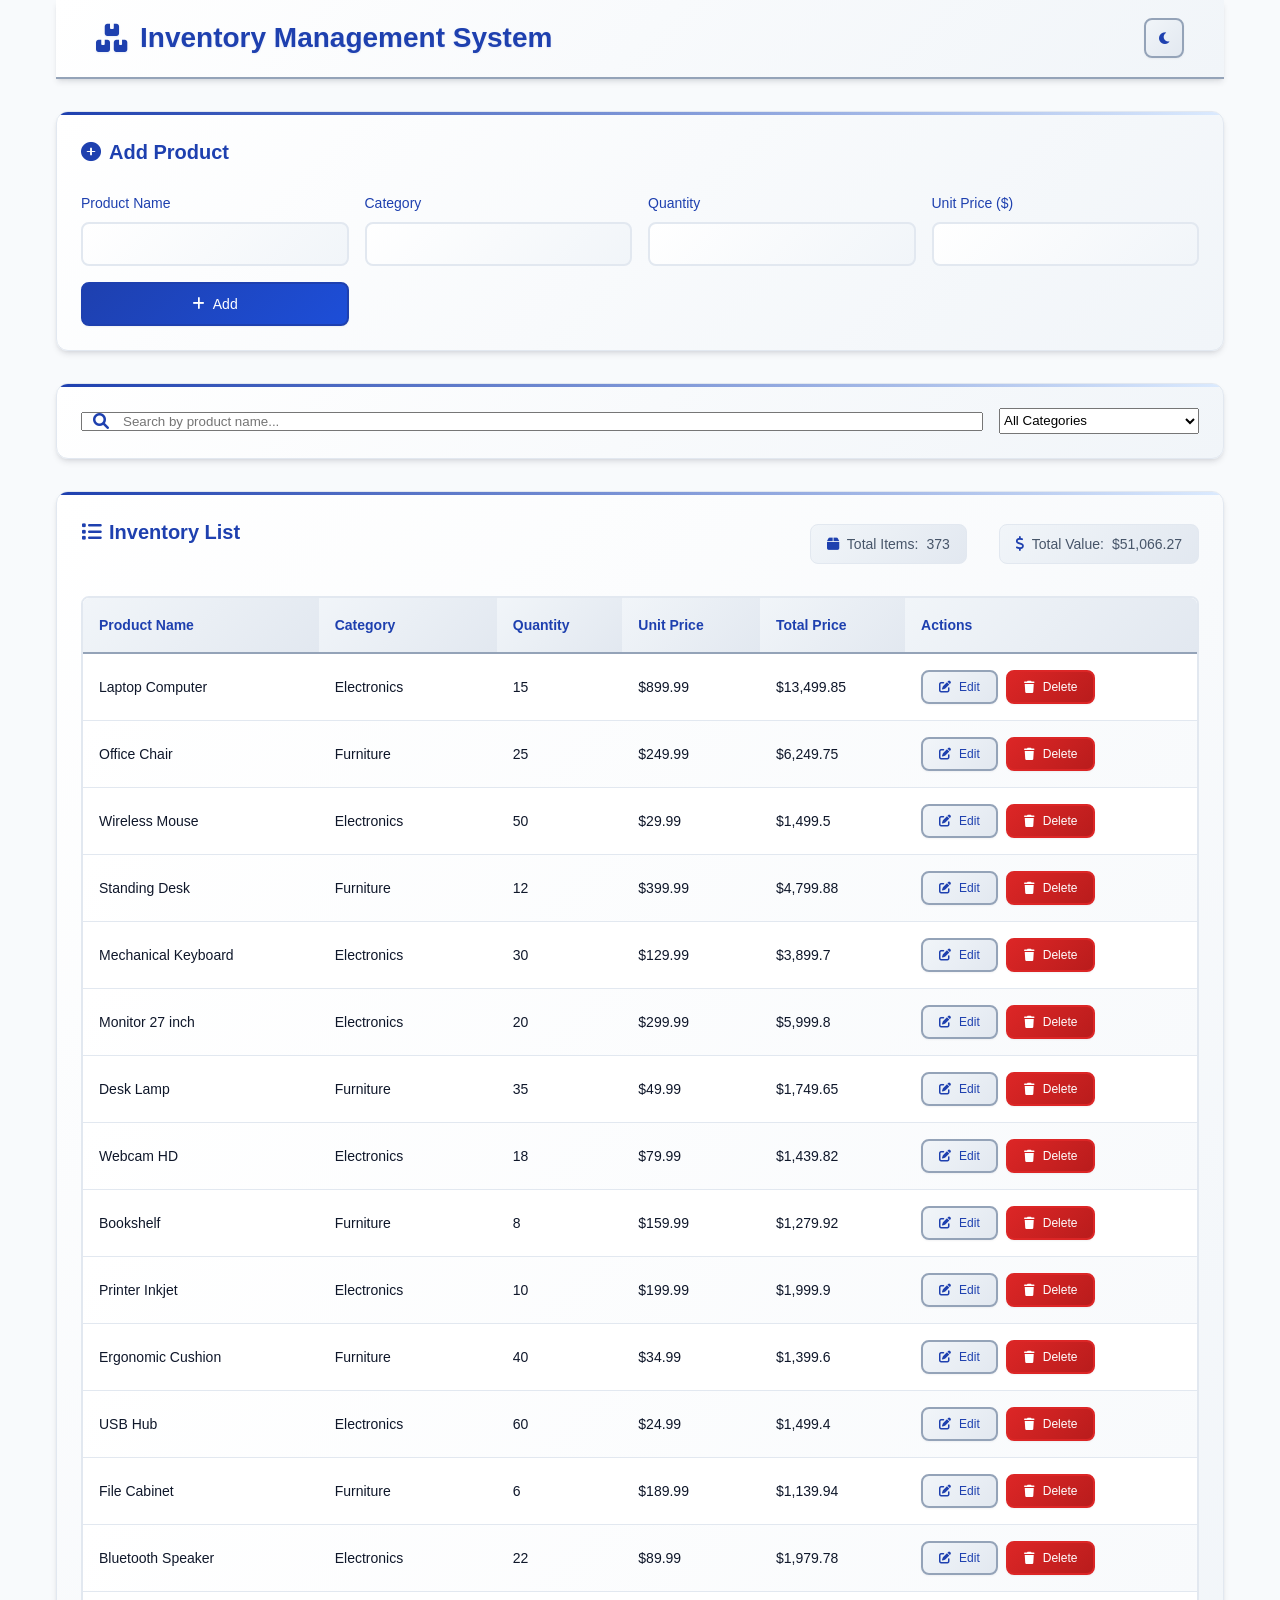
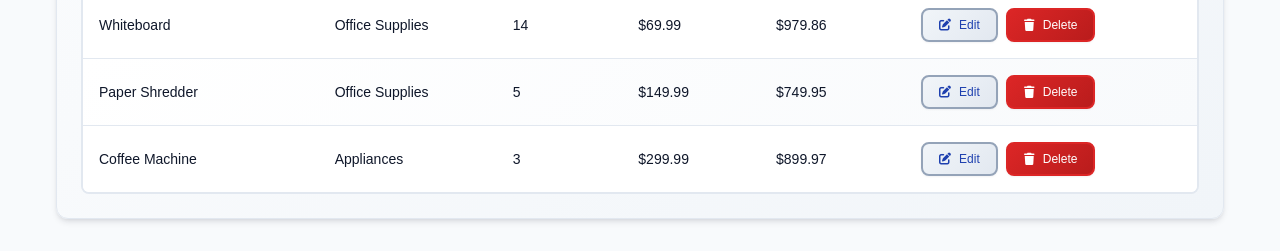
<file: index.html>
<!DOCTYPE html>
<html lang="en">
<head>
    <meta charset="UTF-8">
    <meta name="viewport" content="width=device-width, initial-scale=1.0">
    <title>Inventory Management System</title>
    <link rel="stylesheet" href="styles.css">
    <link href="https://cdnjs.cloudflare.com/ajax/libs/font-awesome/6.0.0/css/all.min.css" rel="stylesheet">
</head>
<body>
    <div class="container">
        <!-- Header -->
        <header class="header">
            <div class="header-content">
                <h1><i class="fas fa-boxes"></i> Inventory Management System</h1>
                <div class="header-controls">
                    <button id="themeToggle" class="theme-toggle" title="Toggle Theme">
                        <i class="fas fa-moon"></i>
                    </button>
                </div>
            </div>
        </header>

        <!-- Main Content -->
        <main class="main">
            <!-- Add Item Form -->
            <section class="add-section">
                <h2><i class="fas fa-plus-circle"></i> Add Product</h2>
                <form id="addItemForm" class="add-form">
                    <div class="form-group">
                        <label for="itemName">Product Name</label>
                        <input type="text" id="itemName" name="itemName" required>
                    </div>
                    <div class="form-group">
                        <label for="itemCategory">Category</label>
                        <input type="text" id="itemCategory" name="itemCategory" required>
                    </div>
                    <div class="form-group">
                        <label for="itemQuantity">Quantity</label>
                        <input type="number" id="itemQuantity" name="itemQuantity" min="0" required>
                    </div>
                    <div class="form-group">
                        <label for="itemPrice">Unit Price ($)</label>
                        <input type="number" id="itemPrice" name="itemPrice" min="0" step="0.01" required>
                    </div>
                    <button type="submit" class="btn btn-primary">
                        <i class="fas fa-plus"></i> Add
                    </button>
                </form>
            </section>

            <!-- Search & Filter -->
            <section class="search-section">
                <div class="search-controls">
                    <div class="search-box">
                        <i class="fas fa-search"></i>
                        <input type="text" id="searchInput" placeholder="Search by product name...">
                    </div>
                    <select id="categoryFilter">
                        <option value="">All Categories</option>
                    </select>
                </div>
            </section>

            <!-- Inventory List -->
            <section class="inventory-section">
                <div class="section-header">
                    <h2><i class="fas fa-list"></i> Inventory List</h2>
                    <div class="stats">
                        <span class="stat">
                            <i class="fas fa-box"></i>
                            Total Items: <span id="totalItems">0</span>
                        </span>
                        <span class="stat">
                            <i class="fas fa-dollar-sign"></i>
                            Total Value: <span id="totalValue">$0</span>
                        </span>
                    </div>
                </div>
                
                <div class="table-container">
                    <table id="inventoryTable" class="inventory-table">
                        <thead>
                            <tr>
                                <th>Product Name</th>
                                <th>Category</th>
                                <th>Quantity</th>
                                <th>Unit Price</th>
                                <th>Total Price</th>
                                <th>Actions</th>
                            </tr>
                        </thead>
                        <tbody id="inventoryTableBody">
                            <!-- Dynamically generated -->
                        </tbody>
                    </table>
                </div>

                <div id="emptyState" class="empty-state" style="display: none;">
                    <i class="fas fa-box-open"></i>
                    <h3>No inventory items</h3>
                    <p>Add products using the form above.</p>
                </div>
            </section>
        </main>
    </div>

    <!-- Edit Modal -->
    <div id="editModal" class="modal">
        <div class="modal-content">
            <div class="modal-header">
                <h3><i class="fas fa-edit"></i> Edit Product</h3>
                <button class="modal-close" id="closeModal">
                    <i class="fas fa-times"></i>
                </button>
            </div>
            <form id="editItemForm" class="edit-form">
                <input type="hidden" id="editItemId">
                <div class="form-group">
                    <label for="editItemName">Product Name</label>
                    <input type="text" id="editItemName" name="itemName" required>
                </div>
                <div class="form-group">
                    <label for="editItemCategory">Category</label>
                    <input type="text" id="editItemCategory" name="itemCategory" required>
                </div>
                <div class="form-group">
                    <label for="editItemQuantity">Quantity</label>
                    <input type="number" id="editItemQuantity" name="itemQuantity" min="0" required>
                </div>
                <div class="form-group">
                    <label for="editItemPrice">Unit Price ($)</label>
                    <input type="number" id="editItemPrice" name="itemPrice" min="0" step="0.01" required>
                </div>
                <div class="modal-actions">
                    <button type="button" class="btn btn-secondary" id="cancelEdit">
                        Cancel
                    </button>
                    <button type="submit" class="btn btn-primary">
                        <i class="fas fa-save"></i> Save
                    </button>
                </div>
            </form>
        </div>
    </div>

    <script src="app.js"></script>
</body>
</html>
</file>
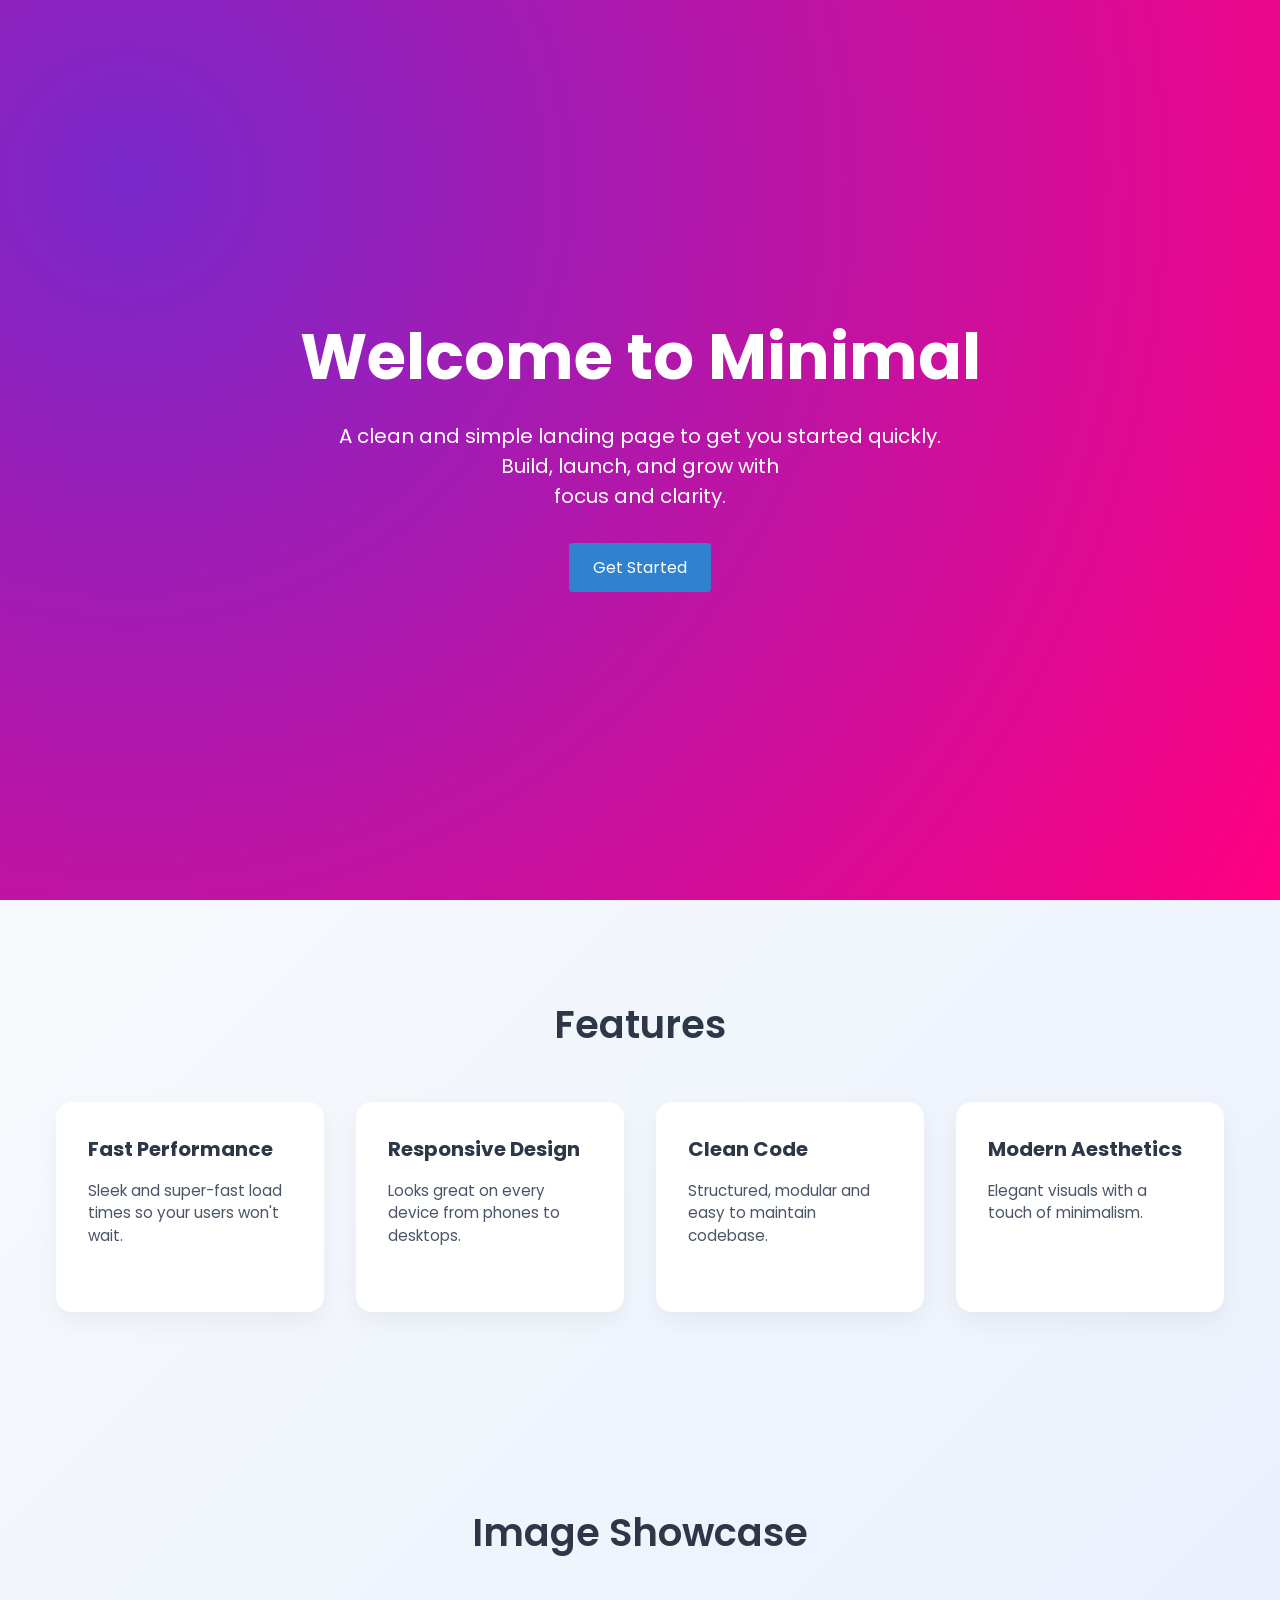
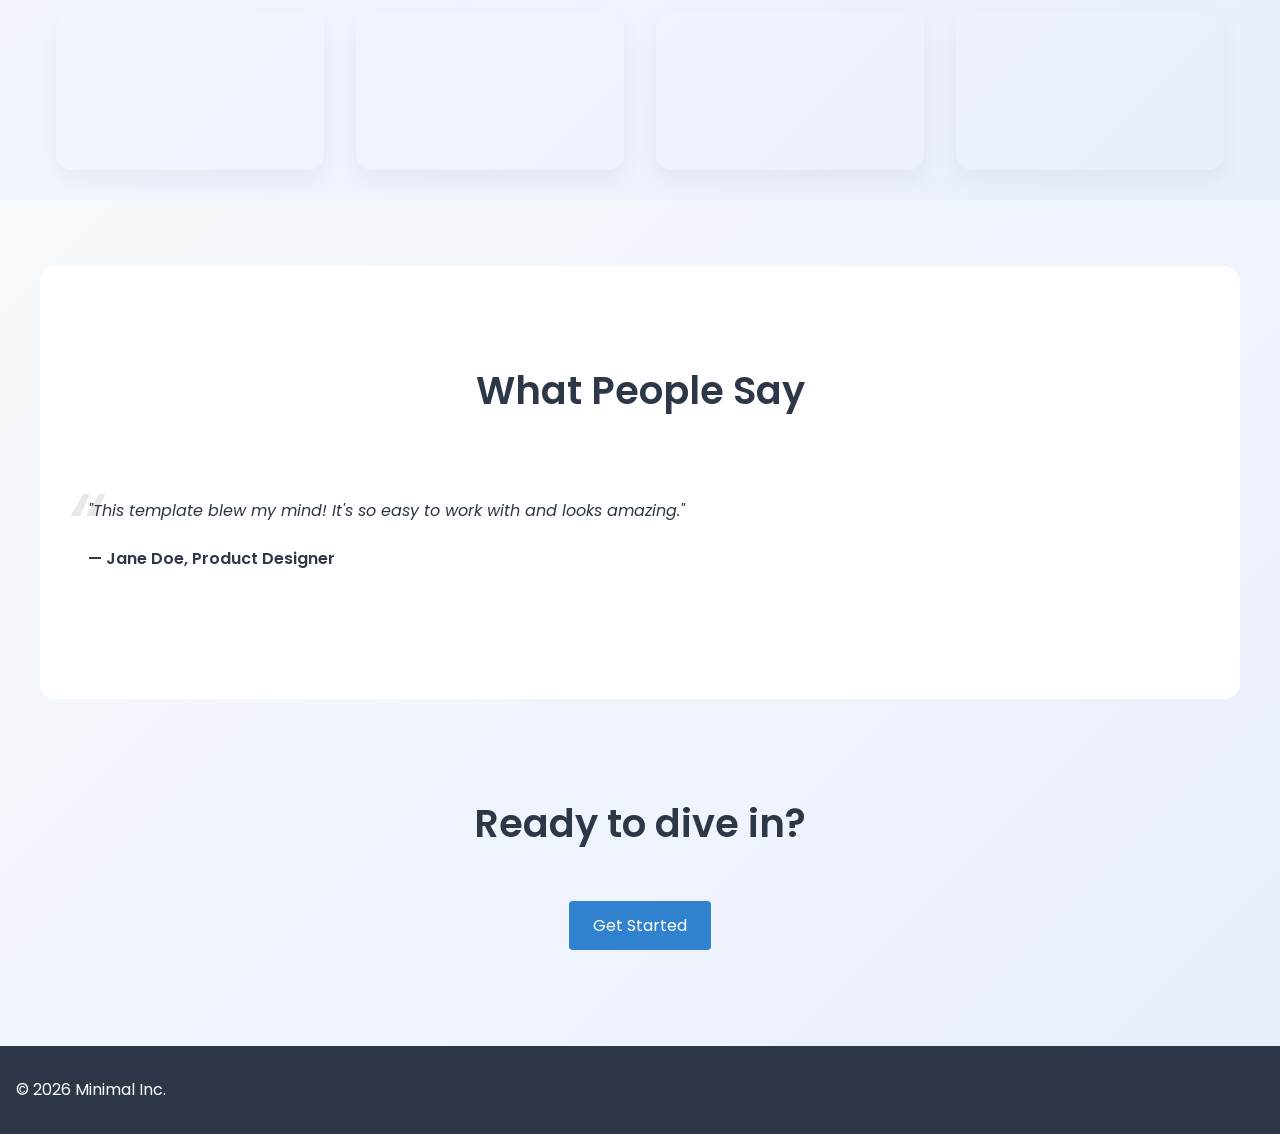
<file: test.html>
<!DOCTYPE html>
<html lang="en">
<head>
  <meta charset="UTF-8" />
  <meta name="viewport" content="width=device-width, initial-scale=1.0" />
  <link href="https://fonts.googleapis.com/css2?family=Poppins:wght@400;600;700&display=swap" rel="stylesheet" />
  <title>Minimalist Landing Page</title>
  <style>
    :root {
      --primary: #2d3748;
      --accent: #3182ce;
      --light: #f7fafc;
      --secondary: #4a5568;
      --gradient-start: #7928CA;
      --gradient-end: #FF0080;
    }

    * {
      box-sizing: border-box;
      margin: 0;
      padding: 0;
      font-family: "Poppins", -apple-system, BlinkMacSystemFont, "Segoe UI", Roboto, Helvetica, Arial, sans-serif;
    }

    body,
    html {
      height: 100%;
      background: linear-gradient(135deg, var(--light) 0%, #e9effd 100%);
      color: var(--primary);
      line-height: 1.5;
    }

    .hero {
      position: relative;
      display: flex;
      flex-direction: column;
      justify-content: center;
      align-items: center;
      text-align: center;
      height: 100vh;
      padding: 0 1rem;
      background: radial-gradient(circle at 10% 20%, var(--gradient-start) 0%, var(--gradient-end) 100%);
      color: #fff;
      overflow: hidden;
    }

    .hero::before,
    .hero::after {
      content: "";
      position: absolute;
      border-radius: 50%;
      filter: blur(120px);
      opacity: 0.6;
      z-index: -1;
    }

    .hero::before {
      width: 400px;
      height: 400px;
      background: var(--gradient-start);
      top: -100px;
      left: -100px;
    }

    .hero::after {
      width: 500px;
      height: 500px;
      background: var(--gradient-end);
      bottom: -150px;
      right: -150px;
    }

    h1 {
      font-size: clamp(2.5rem, 5vw, 4rem);
      margin-bottom: 1rem;
      font-weight: 700;
    }

    p {
      font-size: clamp(1rem, 2.5vw, 1.25rem);
      max-width: 40rem;
      margin-bottom: 2rem;
    }

    .cta {
      background: var(--accent);
      color: #fff;
      border: none;
      padding: 0.75rem 1.5rem;
      border-radius: 4px;
      font-size: 1rem;
      cursor: pointer;
      transition: background 0.2s ease-in-out;
    }

    .cta:hover,
    .cta:focus {
      background: #2b6cb0;
      outline: none;
    }

    footer {
      position: static;
      padding: 2rem 1rem;
      background: var(--primary);
      color: #fff;
    }

    section {
      padding: 6rem 1rem;
      max-width: 1200px;
      margin: 0 auto;
    }

    .section-title {
      font-size: clamp(1.75rem, 3vw, 2.5rem);
      font-weight: 600;
      text-align: center;
      margin-bottom: 3rem;
    }

    .features-grid {
      display: grid;
      grid-template-columns: repeat(auto-fit, minmax(260px, 1fr));
      gap: 2rem;
    }

    .card {
      background: #fff;
      padding: 2rem;
      border-radius: 1rem;
      box-shadow: 0 10px 25px rgba(0, 0, 0, 0.05);
      transition: transform 0.3s ease, box-shadow 0.3s ease;
    }

    .card:hover {
      transform: translateY(-6px);
      box-shadow: 0 15px 30px rgba(0, 0, 0, 0.08);
    }

    .card h3 {
      margin-bottom: 1rem;
      font-size: 1.25rem;
    }

    .card p {
      font-size: 0.95rem;
      color: var(--secondary);
    }

    .testimonials {
      background: #fff;
      border-radius: 1rem;
    }

    blockquote {
      margin: 0;
      padding: 2rem;
      font-style: italic;
      position: relative;
    }

    blockquote::before {
      content: "\201C";
      position: absolute;
      top: -10px;
      left: 10px;
      font-size: 6rem;
      opacity: 0.1;
    }

    blockquote cite {
      display: block;
      margin-top: 1.5rem;
      font-style: normal;
      font-weight: 600;
      color: var(--primary);
    }

    .reveal {
      opacity: 0;
      transform: translateY(30px);
    }

    .reveal.visible {
      opacity: 1;
      transform: translateY(0);
      transition: all 0.6s ease;
    }
  </style>
</head>
<body>
  <main class="hero">
    <h1>Welcome to Minimal</h1>
    <p>A clean and simple landing page to get you started quickly. Build, launch, and grow with<br />focus and clarity.</p>
    <button class="cta">Get Started</button>
  </main>

  <!-- Features Section -->
  <section id="features" class="reveal">
    <h2 class="section-title">Features</h2>
    <div class="features-grid">
      <div class="card">
        <h3>Fast Performance</h3>
        <p>Sleek and super-fast load times so your users won't wait.</p>
      </div>
      <div class="card">
        <h3>Responsive Design</h3>
        <p>Looks great on every device from phones to desktops.</p>
      </div>
      <div class="card">
        <h3>Clean Code</h3>
        <p>Structured, modular and easy to maintain codebase.</p>
      </div>
      <div class="card">
        <h3>Modern Aesthetics</h3>
        <p>Elegant visuals with a touch of minimalism.</p>
      </div>
    </div>
  </section>

  <!-- Image Showcase Section -->
  <section id="showcase" class="reveal">
    <h2 class="section-title">Image Showcase</h2>
    <div class="features-grid">
      <div class="card" style="height:160px; background:url('https://picsum.photos/300?random=1') center/cover"></div>
      <div class="card" style="height:160px; background:url('https://picsum.photos/300?random=2') center/cover"></div>
      <div class="card" style="height:160px; background:url('https://picsum.photos/300?random=3') center/cover"></div>
      <div class="card" style="height:160px; background:url('https://picsum.photos/300?random=4') center/cover"></div>
    </div>
  </section>

  <!-- Testimonials Section -->
  <section id="testimonials" class="reveal testimonials">
    <h2 class="section-title">What People Say</h2>
    <blockquote>
      "This template blew my mind! It's so easy to work with and looks amazing."
      <cite>— Jane Doe, Product Designer</cite>
    </blockquote>
  </section>

  <!-- Call-to-Action Section -->
  <section id="cta" class="reveal" style="text-align:center;">
    <h2 class="section-title">Ready to dive in?</h2>
    <button class="cta">Get Started</button>
  </section>

  <footer>&copy; <span id="year"></span> Minimal Inc.</footer>

  <script>
    // Update the footer year automatically
    document.getElementById('year').textContent = new Date().getFullYear();

    // Lightweight scroll-reveal effect
    const observer = new IntersectionObserver(
      (entries) => {
        entries.forEach((entry) => {
          if (entry.isIntersecting) {
            entry.target.classList.add('visible');
          }
        });
      },
      { threshold: 0.1 }
    );

    document.querySelectorAll('.reveal').forEach((el) => observer.observe(el));
  </script>
</body>
</html>
</file>
<file: styles.css>
/* CSS変数 - ライトテーマ（プロフェッショナルブルースキーマ） */
:root {
    --primary-color: #1e40af;
    --primary-hover: #1d4ed8;
    --primary-light: #dbeafe;
    --secondary-color: #64748b;
    --success-color: #059669;
    --danger-color: #dc2626;
    --warning-color: #d97706;
    
    --bg-primary: #ffffff;
    --bg-secondary: #f8fafc;
    --bg-tertiary: #f1f5f9;
    --bg-accent: #e2e8f0;
    
    --text-primary: #0f172a;
    --text-secondary: #475569;
    --text-muted: #64748b;
    --text-accent: #1e40af;
    
    --border-color: #e2e8f0;
    --border-hover: #cbd5e1;
    --border-accent: #94a3b8;
    
    --shadow-sm: 0 1px 2px 0 rgb(15 23 42 / 0.05);
    --shadow-md: 0 4px 6px -1px rgb(15 23 42 / 0.1), 0 2px 4px -2px rgb(15 23 42 / 0.1);
    --shadow-lg: 0 10px 15px -3px rgb(15 23 42 / 0.1), 0 4px 6px -4px rgb(15 23 42 / 0.1);
    
    --radius-sm: 0.375rem;
    --radius-md: 0.5rem;
    --radius-lg: 0.75rem;
    
    --transition: all 0.2s ease-in-out;
}

/* ダークテーマ（プロフェッショナルブルースキーマ） */
[data-theme="dark"] {
    --bg-primary: #0f172a;
    --bg-secondary: #1e293b;
    --bg-tertiary: #334155;
    --bg-accent: #475569;
    
    --text-primary: #f8fafc;
    --text-secondary: #cbd5e1;
    --text-muted: #94a3b8;
    --text-accent: #60a5fa;
    
    --border-color: #334155;
    --border-hover: #475569;
    --border-accent: #64748b;
    
    --shadow-sm: 0 1px 2px 0 rgb(0 0 0 / 0.3);
    --shadow-md: 0 4px 6px -1px rgb(0 0 0 / 0.3), 0 2px 4px -2px rgb(0 0 0 / 0.3);
    --shadow-lg: 0 10px 15px -3px rgb(0 0 0 / 0.3), 0 4px 6px -4px rgb(0 0 0 / 0.3);
}

/* リセット */
* {
    margin: 0;
    padding: 0;
    box-sizing: border-box;
}

body {
    font-family: -apple-system, BlinkMacSystemFont, 'Segoe UI', Roboto, 'Helvetica Neue', Arial, sans-serif;
    background-color: var(--bg-secondary);
    color: var(--text-primary);
    line-height: 1.6;
    transition: var(--transition);
}

/* コンテナ */
.container {
    max-width: 1200px;
    margin: 0 auto;
    padding: 0 1rem;
}

/* ヘッダー */
.header {
    background: linear-gradient(135deg, var(--bg-primary) 0%, var(--bg-tertiary) 100%);
    border-bottom: 2px solid var(--border-accent);
    padding: 1rem 0;
    position: sticky;
    top: 0;
    z-index: 100;
    box-shadow: var(--shadow-md);
}

.header-content {
    display: flex;
    justify-content: space-between;
    align-items: center;
    padding: 0 1.5rem;
}

.header h1 {
    color: var(--primary-color);
    font-size: 1.75rem;
    font-weight: 700;
    display: flex;
    align-items: center;
    gap: 0.75rem;
    text-shadow: 0 1px 2px rgba(30, 64, 175, 0.1);
    margin-left: 1rem;
}

.header-controls {
    display: flex;
    align-items: center;
    gap: 1rem;
    margin-right: 1rem;
}

.theme-toggle {
    background: linear-gradient(135deg, var(--bg-tertiary) 0%, var(--bg-accent) 100%);
    border: 2px solid var(--border-accent);
    color: var(--primary-color);
    padding: 0.5rem;
    border-radius: var(--radius-md);
    cursor: pointer;
    transition: var(--transition);
    display: flex;
    align-items: center;
    justify-content: center;
    width: 2.5rem;
    height: 2.5rem;
    box-shadow: var(--shadow-sm);
}

.theme-toggle:hover {
    background: linear-gradient(135deg, var(--bg-accent) 0%, var(--primary-light) 100%);
    border-color: var(--primary-color);
    transform: translateY(-1px);
    box-shadow: var(--shadow-md);
}

/* メインコンテンツ */
.main {
    padding: 2rem 0;
    display: flex;
    flex-direction: column;
    gap: 2rem;
}

/* セクション */
section {
    background: linear-gradient(135deg, var(--bg-primary) 0%, var(--bg-tertiary) 100%);
    border-radius: var(--radius-lg);
    padding: 1.5rem;
    box-shadow: var(--shadow-md);
    border: 1px solid var(--border-color);
    position: relative;
    overflow: hidden;
}

section::before {
    content: '';
    position: absolute;
    top: 0;
    left: 0;
    right: 0;
    height: 3px;
    background: linear-gradient(90deg, var(--primary-color) 0%, var(--primary-light) 100%);
}

section h2 {
    color: var(--primary-color);
    font-size: 1.25rem;
    font-weight: 600;
    margin-bottom: 1.5rem;
    display: flex;
    align-items: center;
    gap: 0.5rem;
}

/* フォーム */
.add-form {
    display: grid;
    grid-template-columns: repeat(auto-fit, minmax(250px, 1fr));
    gap: 1rem;
    align-items: end;
}

.form-group {
    display: flex;
    flex-direction: column;
    gap: 0.5rem;
}

.form-group label {
    font-weight: 500;
    color: var(--text-accent);
    font-size: 0.875rem;
}

.form-group input,
.form-group select {
    padding: 0.75rem;
    border: 2px solid var(--border-color);
    border-radius: var(--radius-md);
    background: linear-gradient(135deg, var(--bg-primary) 0%, var(--bg-tertiary) 100%);
    color: var(--text-primary);
    font-size: 0.875rem;
    transition: var(--transition);
}

.form-group input:focus,
.form-group select:focus {
    outline: none;
    border-color: var(--primary-color);
    box-shadow: 0 0 0 3px rgba(30, 64, 175, 0.1);
    background: var(--bg-primary);
}

/* ボタン */
.btn {
    padding: 0.75rem 1.5rem;
    border: none;
    border-radius: var(--radius-md);
    font-weight: 500;
    font-size: 0.875rem;
    cursor: pointer;
    transition: var(--transition);
    display: inline-flex;
    align-items: center;
    gap: 0.5rem;
    text-decoration: none;
    justify-content: center;
    box-shadow: var(--shadow-sm);
}

.btn-primary {
    background: linear-gradient(135deg, var(--primary-color) 0%, var(--primary-hover) 100%);
    color: white;
    border: 2px solid var(--primary-color);
}

.btn-primary:hover {
    background: linear-gradient(135deg, var(--primary-hover) 0%, #1e3a8a 100%);
    transform: translateY(-1px);
    box-shadow: var(--shadow-md);
}

.btn-secondary {
    background: linear-gradient(135deg, var(--bg-tertiary) 0%, var(--bg-accent) 100%);
    color: var(--primary-color);
    border: 2px solid var(--border-accent);
}

.btn-secondary:hover {
    background: linear-gradient(135deg, var(--bg-accent) 0%, var(--primary-light) 100%);
    border-color: var(--primary-color);
    transform: translateY(-1px);
    box-shadow: var(--shadow-md);
}

.btn-danger {
    background: linear-gradient(135deg, var(--danger-color) 0%, #b91c1c 100%);
    color: white;
    border: 2px solid var(--danger-color);
}

.btn-danger:hover {
    background: linear-gradient(135deg, #b91c1c 0%, #991b1b 100%);
    transform: translateY(-1px);
    box-shadow: var(--shadow-md);
}

.btn-sm {
    padding: 0.5rem 1rem;
    font-size: 0.75rem;
}

/* 検索セクション */
.search-controls {
    display: flex;
    gap: 1rem;
    flex-wrap: wrap;
}

.search-box {
    position: relative;
    flex: 1;
    min-width: 250px;
}

.search-box i {
    position: absolute;
    left: 0.75rem;
    top: 50%;
    transform: translateY(-50%);
    color: var(--primary-color);
}

.search-box input {
    width: 100%;
    padding-left: 2.5rem;
}

#categoryFilter {
    min-width: 200px;
}

/* 在庫セクション */
.section-header {
    display: flex;
    justify-content: space-between;
    align-items: center;
    margin-bottom: 1.5rem;
    flex-wrap: wrap;
    gap: 1rem;
}

.stats {
    display: flex;
    gap: 2rem;
    flex-wrap: wrap;
}

.stat {
    display: flex;
    align-items: center;
    gap: 0.5rem;
    color: var(--text-secondary);
    font-size: 0.875rem;
    background: linear-gradient(135deg, var(--bg-tertiary) 0%, var(--bg-accent) 100%);
    padding: 0.5rem 1rem;
    border-radius: var(--radius-md);
    border: 1px solid var(--border-color);
}

.stat i {
    color: var(--primary-color);
}

/* テーブル */
.table-container {
    overflow-x: auto;
    border-radius: var(--radius-md);
    border: 2px solid var(--border-color);
    background: var(--bg-primary);
}

.inventory-table {
    width: 100%;
    border-collapse: collapse;
    background-color: var(--bg-primary);
}

.inventory-table th {
    background: linear-gradient(135deg, var(--bg-tertiary) 0%, var(--bg-accent) 100%);
    color: var(--primary-color);
    font-weight: 600;
    padding: 1rem;
    text-align: left;
    border-bottom: 2px solid var(--border-accent);
    font-size: 0.875rem;
}

.inventory-table td {
    padding: 1rem;
    border-bottom: 1px solid var(--border-color);
    color: var(--text-primary);
    font-size: 0.875rem;
}

.inventory-table tbody tr:hover {
    background: linear-gradient(135deg, var(--bg-secondary) 0%, var(--bg-tertiary) 100%);
}

.inventory-table tbody tr:last-child td {
    border-bottom: none;
}

/* アクションボタン */
.action-buttons {
    display: flex;
    gap: 0.5rem;
}

/* 空の状態 */
.empty-state {
    text-align: center;
    padding: 3rem 1rem;
    color: var(--text-muted);
}

.empty-state i {
    font-size: 3rem;
    margin-bottom: 1rem;
    color: var(--primary-color);
    opacity: 0.5;
}

.empty-state h3 {
    font-size: 1.25rem;
    margin-bottom: 0.5rem;
    color: var(--text-accent);
}

/* モーダル */
.modal {
    display: none;
    position: fixed;
    top: 0;
    left: 0;
    width: 100%;
    height: 100%;
    background-color: rgba(15, 23, 42, 0.4);
    backdrop-filter: blur(4px);
    z-index: 1000;
}

.modal.active {
    display: flex;
    align-items: center;
    justify-content: center;
    padding: 1rem;
}

.modal-content {
    background: linear-gradient(135deg, var(--bg-primary) 0%, var(--bg-tertiary) 100%);
    border-radius: var(--radius-lg);
    box-shadow: var(--shadow-lg);
    width: 100%;
    max-width: 500px;
    max-height: 90vh;
    overflow-y: auto;
    border: 2px solid var(--border-accent);
}

.modal-header {
    display: flex;
    justify-content: space-between;
    align-items: center;
    padding: 1.5rem;
    border-bottom: 2px solid var(--border-accent);
    background: linear-gradient(135deg, var(--bg-tertiary) 0%, var(--bg-accent) 100%);
}

.modal-header h3 {
    color: var(--primary-color);
    font-size: 1.25rem;
    font-weight: 600;
    display: flex;
    align-items: center;
    gap: 0.5rem;
}

.modal-close {
    background: none;
    border: none;
    color: var(--primary-color);
    cursor: pointer;
    padding: 0.5rem;
    border-radius: var(--radius-sm);
    transition: var(--transition);
}

.modal-close:hover {
    background-color: var(--bg-accent);
    color: var(--primary-hover);
}

.edit-form {
    padding: 1.5rem;
    display: flex;
    flex-direction: column;
    gap: 1rem;
}

.modal-actions {
    display: flex;
    gap: 1rem;
    justify-content: flex-end;
    margin-top: 1rem;
}

/* レスポンシブデザイン */
@media (max-width: 768px) {
    .container {
        padding: 0 0.5rem;
    }
    
    .header-content {
        padding: 0 0.75rem;
    }
    
    .header h1 {
        font-size: 1.5rem;
        margin-left: 0.5rem;
        gap: 0.5rem;
    }
    
    .header-controls {
        margin-right: 0.5rem;
    }
    
    .add-form {
        grid-template-columns: 1fr;
    }
    
    .search-controls {
        flex-direction: column;
    }
    
    .search-box {
        min-width: auto;
    }
    
    .section-header {
        flex-direction: column;
        align-items: flex-start;
    }
    
    .stats {
        flex-direction: column;
        gap: 1rem;
        width: 100%;
    }
    
    .stat {
        justify-content: center;
    }
    
    .inventory-table {
        font-size: 0.75rem;
    }
    
    .inventory-table th,
    .inventory-table td {
        padding: 0.75rem 0.5rem;
    }
    
    .action-buttons {
        flex-direction: column;
    }
    
    .modal-actions {
        flex-direction: column;
    }
}

@media (max-width: 480px) {
    .main {
        padding: 1rem 0;
        gap: 1rem;
    }
    
    section {
        padding: 1rem;
    }
    
    .inventory-table th,
    .inventory-table td {
        padding: 0.5rem 0.25rem;
    }
}

/* アニメーション */
@keyframes fadeIn {
    from {
        opacity: 0;
        transform: translateY(10px);
    }
    to {
        opacity: 1;
        transform: translateY(0);
    }
}

.fade-in {
    animation: fadeIn 0.3s ease-out;
}

/* ブルーのパルスアニメーション */
@keyframes bluePulse {
    0%, 100% {
        box-shadow: 0 0 0 0 rgba(30, 64, 175, 0.4);
    }
    50% {
        box-shadow: 0 0 0 10px rgba(30, 64, 175, 0);
    }
}

.btn-primary:focus {
    animation: bluePulse 1.5s infinite;
}

/* スクロールバー */
::-webkit-scrollbar {
    width: 8px;
    height: 8px;
}

::-webkit-scrollbar-track {
    background: var(--bg-secondary);
}

::-webkit-scrollbar-thumb {
    background: linear-gradient(135deg, var(--primary-color) 0%, var(--primary-light) 100%);
    border-radius: 4px;
}

::-webkit-scrollbar-thumb:hover {
    background: linear-gradient(135deg, var(--primary-hover) 0%, var(--primary-color) 100%);
}

/* 追加のプロフェッショナルアクセント */
.inventory-table tbody tr:nth-child(even) {
    background: linear-gradient(135deg, var(--bg-primary) 0%, var(--bg-secondary) 100%);
}

/* ホバーエフェクトの強化 */
.btn:hover {
    transform: translateY(-2px);
}

section:hover {
    box-shadow: var(--shadow-lg);
}

/* フォーカス状態の改善 */
input:focus, select:focus, button:focus {
    outline: 2px solid var(--primary-color);
    outline-offset: 2px;
}
</file>
